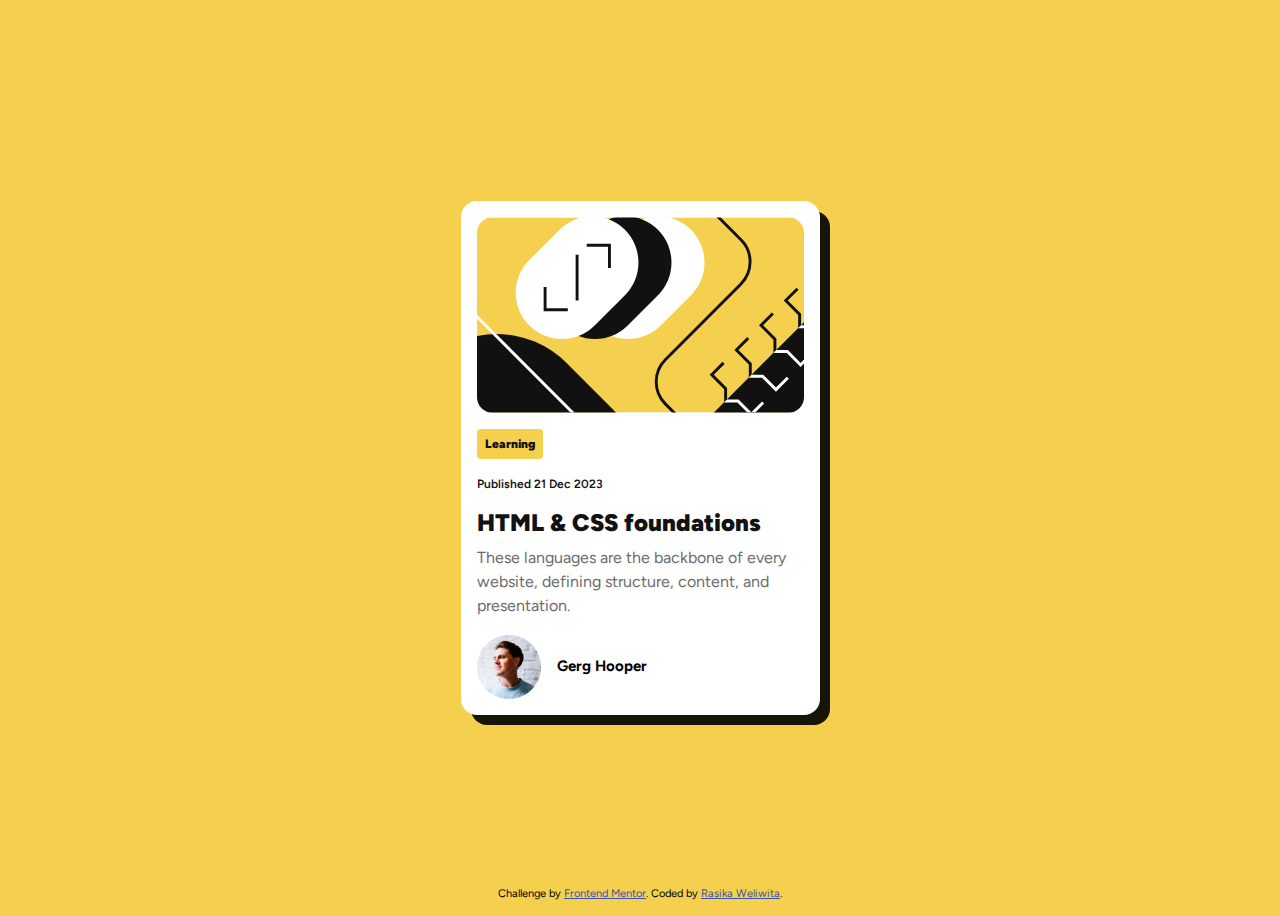
<file: product-preview-card-component-main/index.html>
<!DOCTYPE html>
<html lang="en">
<head>
  <meta charset="UTF-8">
  <meta name="viewport" content="width=device-width, initial-scale=1.0"> <!-- displays site properly based on user's device -->

  <link rel="icon" type="image/png" sizes="32x32" href="./assets/images/favicon-32x32.png">
  
  
  <title>Frontend Mentor | Blog preview card</title>

  <!-- Feel free to remove these styles or customise in your own stylesheet 👍 -->
  <style>
    @font-face {
        font-family: 'Figtree';
        src: url('./assets/fonts/Figtree-VariableFont_wght.ttf') format('truetype');
        font-weight: 100 900; /* Variable font supports multiple weights */
        font-style: normal;
    }

    @font-face {
        font-family: 'Figtree';
        src: url('./assets/fonts/Figtree-Italic-VariableFont_wght.ttf') format('truetype');
        font-weight: 100 900;
        font-style: italic;
    }

    :root {
      --col-white: #FFFFFF;
      --col-yellow: hsl(47, 88%, 63%);
      --col-gray500: hsl(0, 0%, 42%);
      --col-gray950: hsl(0, 0%, 7%);
    }

    body {
      font-family: 'Figtree', sans-serif;
      background-color: var(--col-yellow);
      display: flex;
      align-items: center;
      justify-content: center;
      height: 100vh;
    }

    .card {
            width: 327px;
            background: white;
            border-radius: 16px;
            box-shadow: 10px 10px 0px 0px rgba(0, 0, 0, .9);
            overflow: hidden;
            padding: 16px;
            display: flex;
            flex-direction: column;
            gap: 16px;
            position: relative;
    }

    .image-top {
      border-radius: 16px;
    }

    .content {
      display: flex;
      flex-direction: column;
      gap: 8px;
    }

    .publish-info {
      font-size: 12px;
      font-weight: 600;
      color: var(--col-gray950);
      margin: 10px 0;
    }

    .tag {
      background-color: var(--col-yellow);
      color: var(--col-gray950);
      padding: 8px;
      border-radius: 4px;
      font-size: 12px;
      font-weight: 900;
      text-align: center;
      width: fit-content;
    }

    .author {
      display: flex;
      align-items: center;
      gap: 16px;
      font-size: 10px;
      font-weight: 900;
    }

    .title {
      font-size: 24px;
      font-weight: 900;
      color: var(--col-gray950);
      line-height: 1.2;
      margin: 0;
      padding: 0;
    }

    .description {
      font-size: 16px;
      color: var(--col-gray500);
      line-height: 1.5;
      margin: 0;
    }

    .attribution { 
      position: absolute;
      bottom: 0;
      font-size: 11px; 
      text-align: center; 
    }
    .attribution a { 
      color: hsl(228, 45%, 44%); 
    }
  </style>
</head>
<body>
  <main>
    <div class="container">
      <div class="card">
        <img class="image-top" src="./assets/images/illustration-article.svg" alt="illustration-article" style="width:100%">
        <div class="content">
          <div class="tag">
            <span>Learning</span>
          </div>
          <span class="publish-info">Published 21 Dec 2023</span>
          <h1 class="title">
            HTML & CSS foundations
          </h1>
          <p class="description">
            These languages are the backbone of every website, defining structure, content, and presentation.
          </p>
        </div>
        <div class="author">
          <img src="./assets/images/image-avatar.webp" alt="avatar" class="avatar">
          <div class="author-info">
            <h2>Gerg Hooper</h2>
          </div>
        </div>
    </div>
  </main>
  
  
  <footer class="attribution">
    Challenge by <a href="https://www.frontendmentor.io?ref=challenge" target="_blank">Frontend Mentor</a>. 
    Coded by <a href="#">Rasika Weliwita</a>.
  </footer>
</body>
</html>
</file>
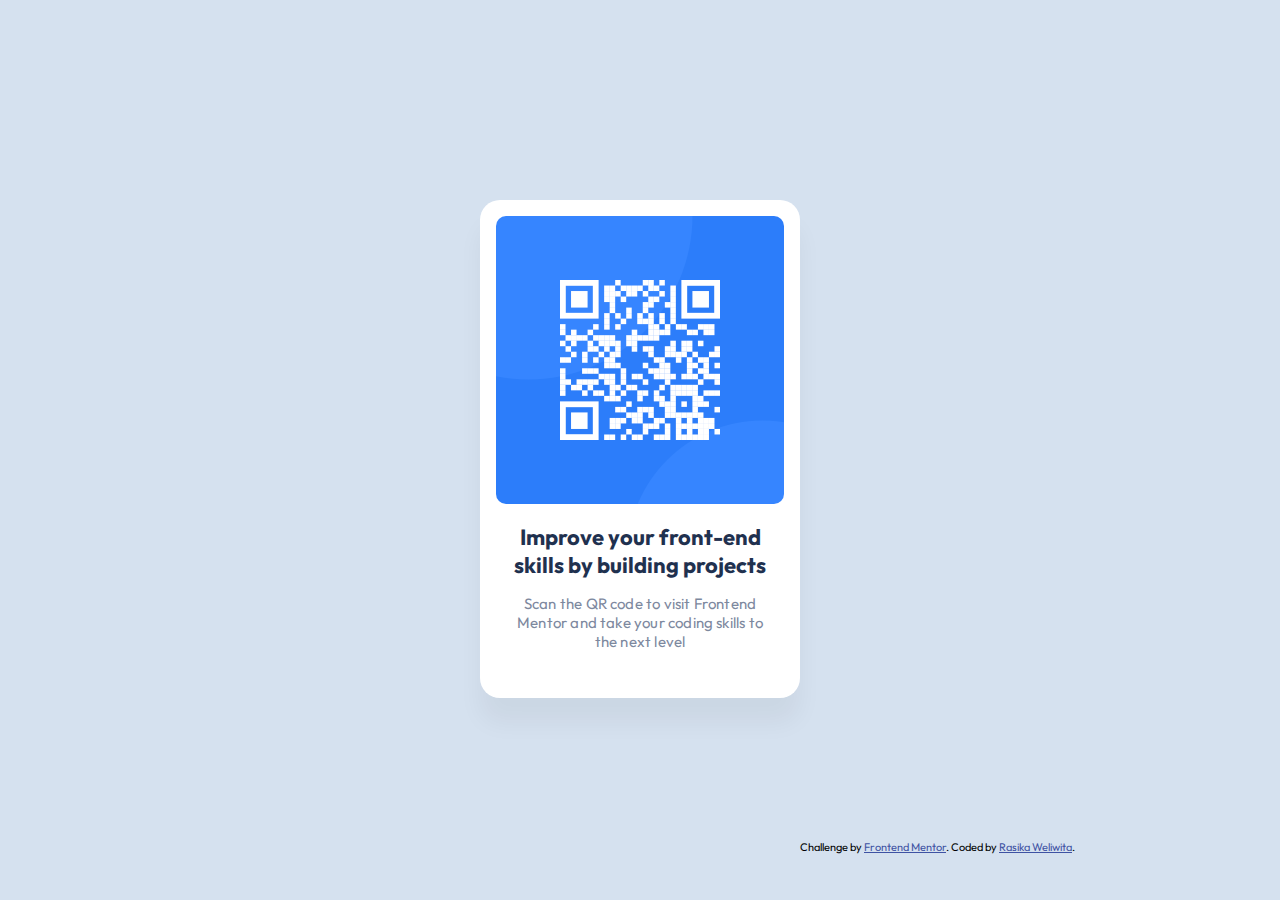
<file: qr-code-component-main/index.html>
<!DOCTYPE html>
<html lang="en">

<head>
  <meta charset="UTF-8">
  <meta name="viewport" content="width=device-width, initial-scale=1.0">
  <!-- displays site properly based on user's device -->

  <link rel="icon" type="image/png" sizes="32x32" href="./images/favicon-32x32.png">

  <title>Frontend Mentor | QR code component</title>

  <!-- Feel free to remove these styles or customise in your own stylesheet 👍 -->
  <style>
    @import url('https://fonts.googleapis.com/css2?family=Outfit:wght@400;700&display=swap');

    :root {
      --col-white: #FFFFFF;
      --col-light-gray: #D5E1EF;
      --col-grayish-blue: #7D889E;
      --col-dark-blue: #1F314F;
    }

    body {
      font-family: 'Outfit', sans-serif;
      background-color: var(--col-light-gray);
      display: flex;
      align-items: center;
      justify-content: center;
      min-height: 98vh;
    }

    .card {
      padding: 16px;
      box-shadow: 0px 25px 25px rgba(0, 0, 0, 0.0476518);
      border-radius: 20px;
      background-color: var(--col-white);
      max-width: 320px;
    }

    .card img {
      border-radius: 10px;
      width: 288px;
      height: 288px;
    }

    .card:hover {
      box-shadow: 0 8px 16px 0 rgba(0, 0, 0, 0.2);
    }

    .card .content {
      width: 288px;
      margin-bottom: 31px;
    }

    .card .content p {
      color: var(--col-grayish-blue);
      font-style: normal;
      font-weight: 400;
      font-size: 15px;
      line-height: 19px;
      text-align: center;
      letter-spacing: 0.1875px;
      width: 256px;
      margin: 0 auto;
    }

    .card .content h1 {
      font-size: 22px;
      color: var(--col-dark-blue);
      font-style: normal;
      font-weight: 700;
      line-height: 28px;
      text-align: center;
    }

    .container {
      display: flex;
      flex-direction: column;
      justify-content: center;
      align-items: center;
    }

    .attribution {
      font-size: 11px;
      text-align: center;
      position: absolute;
      bottom: 0;
      height: 60px;
    }

    .attribution a {
      color: hsl(228, 45%, 44%);
    }
  </style>
</head>
<body>
  <main>
    <div class="container">
      <div class="card">
        <img src="images/image-qr-code.png" alt="QR" style="width:100%">
        <div class="content">
          <h1>
            Improve your front-end skills by building projects
          </h1>
          <p>Scan the QR code to visit Frontend Mentor and take your coding skills to the next level</p>
        </div>
      </div>
    </div>
  </main>
  <footer>
    <div class="attribution">
      Challenge by <a href="https://www.frontendmentor.io?ref=challenge" target="_blank">Frontend Mentor</a>.
      Coded by <a href="#">Rasika Weliwita</a>.
    </div>
  </footer>
  </body>

</html>
</file>
